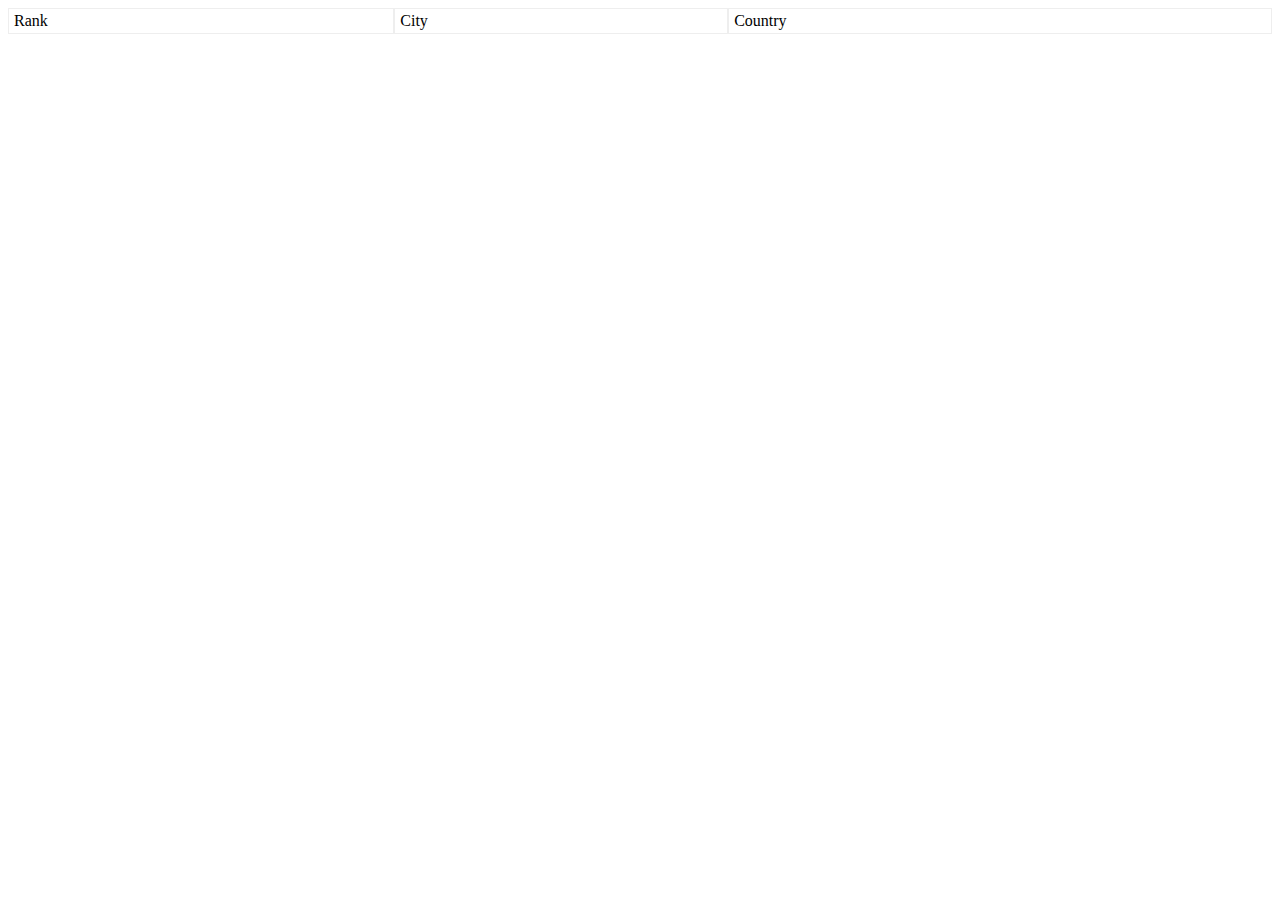
<file: Google-Sheets-JSON-Data-master/Google-Sheets-JSON-Data-master/index.html>
<html>
<head>
	<title>Google Sheet Data</title>
	<script src="https://ajax.googleapis.com/ajax/libs/jquery/1.12.4/jquery.min.js"></script>
	<link rel="stylesheet" type="text/css" href="style.css">
</head>
<body>

	<div class="container">
		<span id="heading"></span>
	</div>

	<div class="tTable">
		<div class="tBody">
			<div class="tRow">
				<div class="tCell">Rank</div>
				<div class="tCell">City</div>
				<div class="tCell">Country</div>
			</div>
		</div>
	</div>

	<script type="text/javascript" src="main.js"></script>
</body>
</html>
</file>
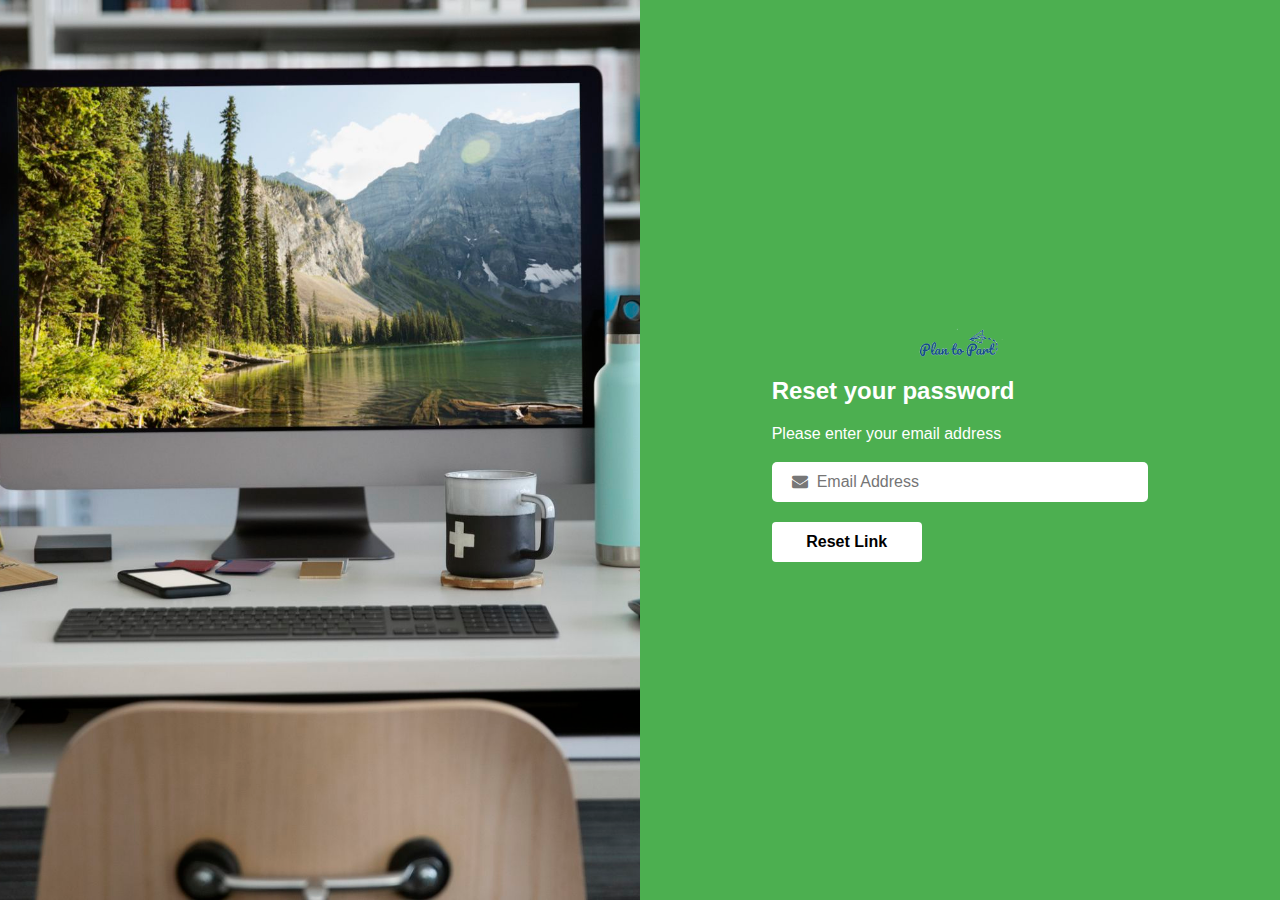
<file: Capstone_LoginPage_UI/forget.html>
<!DOCTYPE html>
<html lang="en" dir="ltr">
<head>
	<title>Forget Form</title>
	<meta charset="utf-8">
	<meta name="viewport" content="width=device-width, initial-scale=1, shrink-to-fit=no">
	<link rel="stylesheet" type="text/css" href="style.css">
	<link rel="stylesheet" href="https://stackpath.bootstrapcdn.com/bootstrap/4.3.1/css/bootstrap.min.css">
	<script src="https://code.jquery.com/jquery-3.3.1.slim.min.js"></script>
	<link href="https://stackpath.bootstrapcdn.com/font-awesome/4.7.0/css/font-awesome.min.css" rel="stylesheet">
	<link rel="shortcut icon" href="image/logo.png" type="image/x-icon"/>
</head>
<body>
	<div class="container-fluid">
		<div class="row">
			<div class="col-lg-6 col-md-6 d-none d-md-block image-container"></div>

			<div class="col-lg-6 col-md-6 form-container">
				<div class="col-lg-8 col-md-12 col-sm-9 col-xs-12 form-box">
					<div class="text-center logo mb-3">
						<img src="image/logo.png" width="150px">
					</div>
					<div class=" reset-form d-block">
						<form class="reset-password-form">
							<h4 class="mb-3">Reset your password</h4>
							<p class="mb-3 text-white">Please enter your email address</p>
							<div class="form-input">
								<span><i class="fa fa-envelope"></i></span>
								<input type="email" placeholder="Email Address" required>
							</div>
							<div class="mb-3">
								<button class="btn" type="submit"> Reset Link </button>
							</div>
						</form>
					</div>
					<div class="reset-confirmation d-none">
						<div class="mb-4">
							<h4 class="mb-3">Link was send</h4>
							<h6 class="text-white">Please check your inbox</h6>
						</div>
						<div>
							<a href="login.html">
								<button type="submit" class="btn">Login Now</button>
							</a>
						</div>
					</div>
				</div>
			</div>
		</div>
	</div>

	<script type="text/javascript">
		function PasswordReset(){
			$('form.reset-password-form').on('submit', function(e){
				e.preventDefault();
				$('.reset-form').removeClass('d-block').addClass('d-none');

				$('.reset-confirmation').addClass('d-block');
			});
		}

		window.addEventListener('load', function(){
			PasswordReset();
		})
	</script>
</body>
</html>
</file>
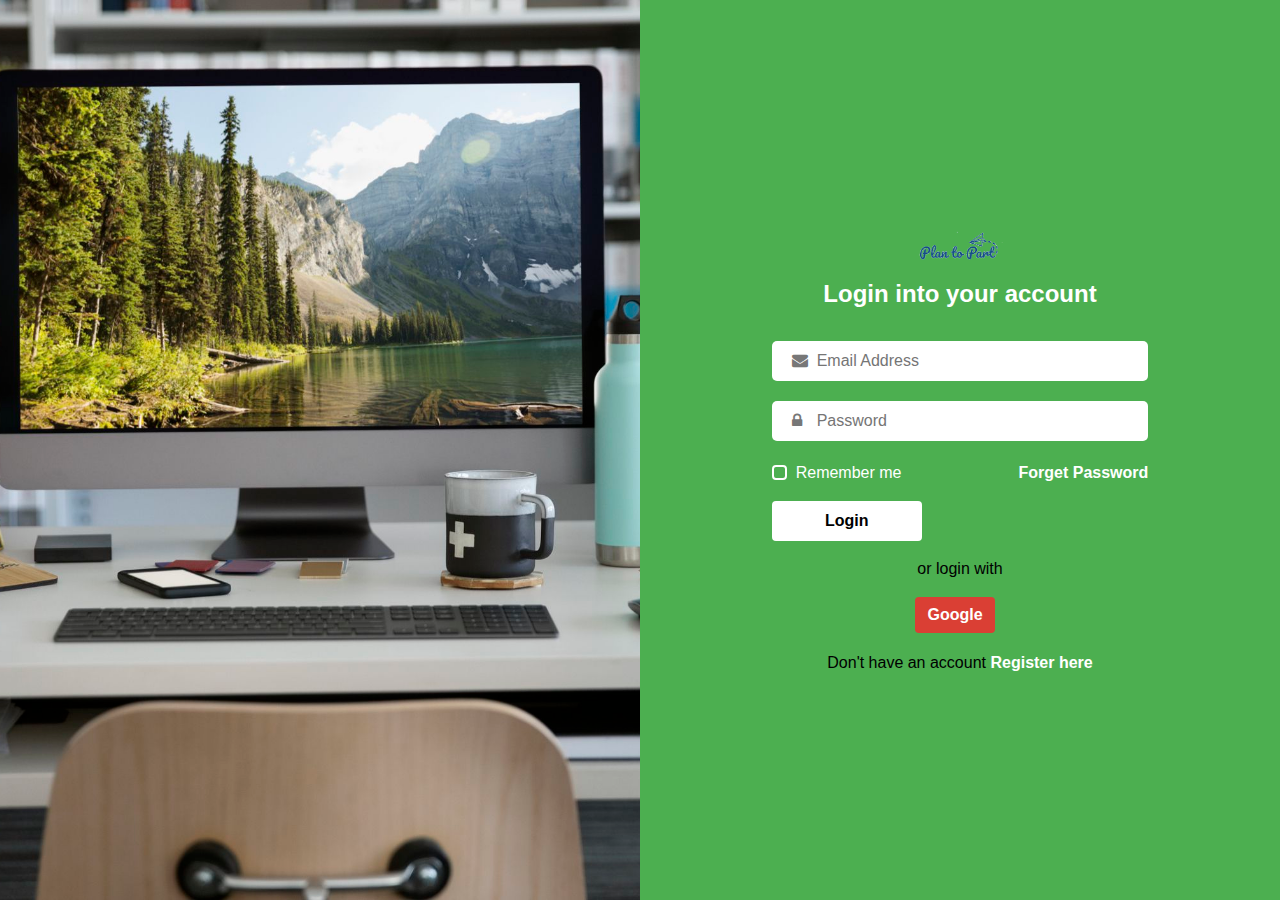
<file: Capstone_LoginPage_UI/login.html>
<!DOCTYPE html>
<html lang="en" dir="ltr">
<head>
	<meta charset="utf-8">
	<meta name="viewport" content="width=device-width, initial-scale=1, shrink-to-fit=no">
	<title>CAE Login Form</title>
	<link rel="stylesheet" type="text/css" href="style.css">
	<link rel="stylesheet" href="https://stackpath.bootstrapcdn.com/bootstrap/4.3.1/css/bootstrap.min.css">
	<script src="https://code.jquery.com/jquery-3.3.1.slim.min.js"></script>
	<link href="https://stackpath.bootstrapcdn.com/font-awesome/4.7.0/css/font-awesome.min.css" rel="stylesheet">
	<link rel="stylesheet" href="https://cdnjs.cloudflare.com/ajax/libs/font-awesome/4.7.0/css/font-awesome.min.css">
	<link rel="shortcut icon" href="image/logo.png" type="image/x-icon"/>
</head>
<body>
	<div class="container-fluid">
		<div class="row">
			<div class="col-lg-6 col-md-6 d-none d-md-block image-container"></div>

			<div class="col-lg-6 col-md-6 form-container">
				<div class="col-lg-8 col-md-12 col-sm-9 col-xs-12 form-box text-center">
					<div class="logo mb-3">
						<img src="image/logo.png" width="150px">
					</div>
					<div class="heading mb-4">
						<h4>Login into your account</h4>
					</div>
					<form>
						<div class="form-input">
							<span><i class="fa fa-envelope"></i></span>
							<input type="email" placeholder="Email Address" required>
						</div>
						<div class="form-input">
							<span><i class="fa fa-lock"></i></span>
							<input type="password" placeholder="Password" required>
						</div>
						<div class="row mb-3">
							<div class="col-6 d-flex">
								<div class="custom-control custom-checkbox">
									<input type="checkbox" class="custom-control-input" id="cb1">
									<label class="custom-control-label text-white" for="cb1">Remember me</label>
								</div>
							</div>
							<div class="col-6 text-right">
								<a href="forget.html" class="forget-link">Forget Password</a>
							</div>
						</div>
						<div class="text-left mb-3">
							<button type="submit" class="btn">Login</button>
						</div>
						<div class="text-center mb-2">
							<div class="mb-3" style="color: black">or login with</div>

							<a href="#" class="btn btn-social btn-google">Google</a>


						</div>
						<div style="color: black">Don't have an account
							<a href="register.html" class="register-link">Register here</a>
						</div>
					</form>
				</div>
			</div>
		</div>
	</div>
</body>
</html>
</file>
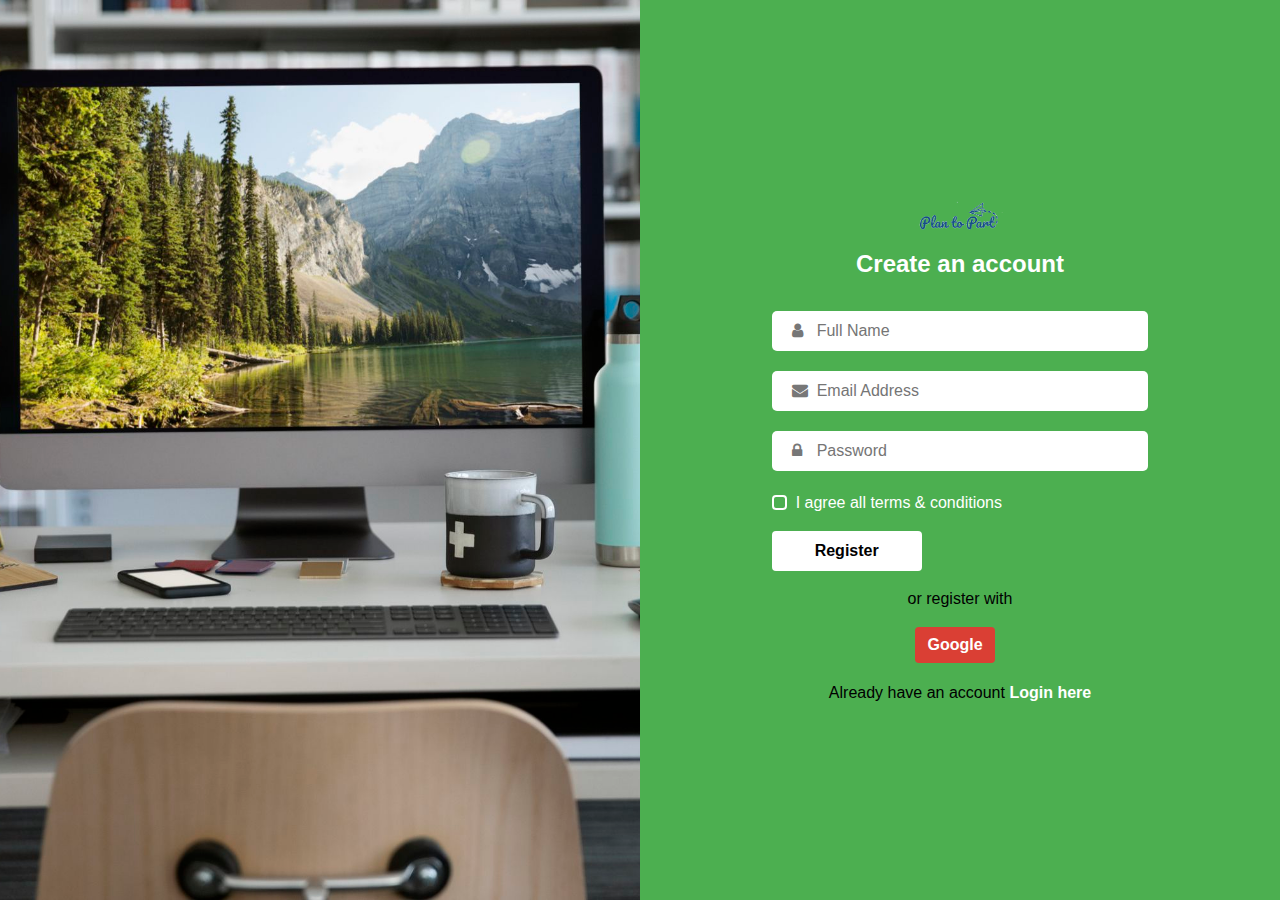
<file: Capstone_LoginPage_UI/register.html>
<!DOCTYPE html>
<html lang="en" dir="ltr">
<head>
	<title>Register Form</title>
	<meta charset="utf-8">
	<meta name="viewport" content="width=device-width, initial-scale=1, shrink-to-fit=no">
	<link rel="stylesheet" type="text/css" href="style.css">
	<link rel="stylesheet" href="https://stackpath.bootstrapcdn.com/bootstrap/4.3.1/css/bootstrap.min.css">
	<script src="https://code.jquery.com/jquery-3.3.1.slim.min.js"></script>
	<link href="https://stackpath.bootstrapcdn.com/font-awesome/4.7.0/css/font-awesome.min.css" rel="stylesheet">
	<link rel="shortcut icon" href="image/logo.png" type="image/x-icon"/>
</head>
<body>
	<div class="container-fluid">
		<div class="row">
			<div class="col-lg-6 col-md-6 d-none d-md-block image-container"></div>

			<div class="col-lg-6 col-md-6 form-container">
				<div class="col-lg-8 col-md-12 col-sm-9 col-xs-12 form-box text-center">
					<div class="logo mb-3">
						<img src="image/logo.png" width="150px">
					</div>
					<div class="heading mb-4">
						<h4>Create an account</h4>
					</div>
					<form>
						<div class="form-input">
							<span><i class="fa fa-user"></i></span>
							<input type="text" placeholder="Full Name" required>
						</div>
						<div class="form-input">
							<span><i class="fa fa-envelope"></i></span>
							<input type="email" placeholder="Email Address" required>
						</div>
						<div class="form-input">
							<span><i class="fa fa-lock"></i></span>
							<input type="password" placeholder="Password" required>
						</div>
						<div class="row mb-3">
							<div class="col-12 d-flex">
								<div class="custom-control custom-checkbox">
									<input type="checkbox" class="custom-control-input" id="cb1">
									<label class="custom-control-label text-white" for="cb1">I agree all terms & conditions</label>
								</div>
							</div>
						</div>
						<div class="text-left mb-3">
							<button type="submit" class="btn">Register</button>
						</div>
						<div class="text-center mb-2">
							<div class="mb-3" style="color: black">or register with</div>

							<a href="" class="btn btn-social btn-google">Google</a>

						</div>
						<div style="color: #000000">Already have an account
							<a href="login.html" class="login-link">Login here</a>
						</div>
					</form>
				</div>
			</div>
		</div>
	</div>
</body>
</html>
</file>
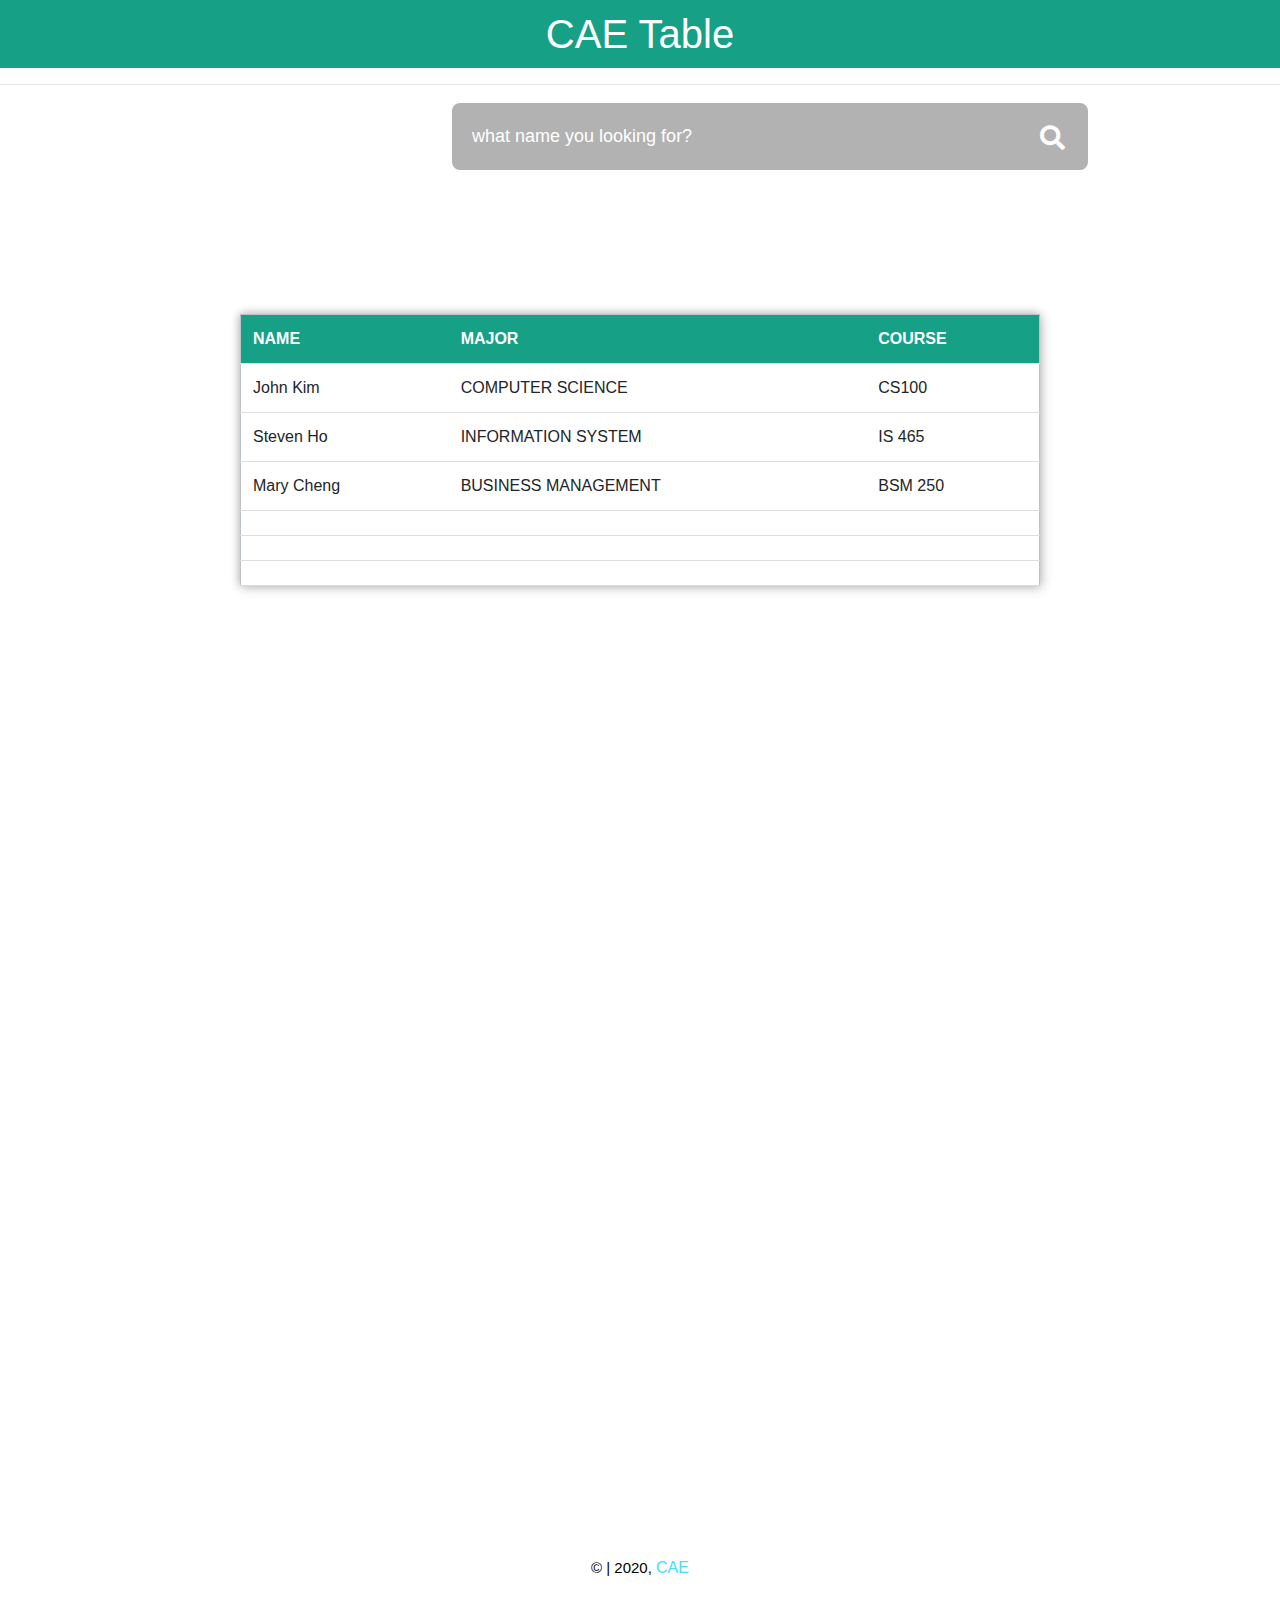
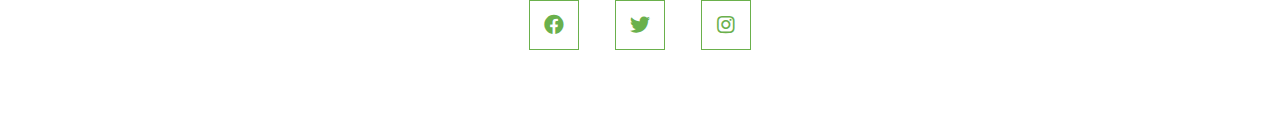
<file: Capstone_LoginPage_UI/table.html>
<!DOCTYPE html>
<html lang="en">

<head>
    <meta charset="utf-8">
    <meta name="viewport" content="width=device-width, initial-scale=1, shrink-to-fit=no">
    <title>Table</title>
    <link rel="stylesheet" type="text/css" href="tableStyle.css">
    <link rel="stylesheet" href="https://stackpath.bootstrapcdn.com/bootstrap/4.3.1/css/bootstrap.min.css">
    <script src="https://code.jquery.com/jquery-3.3.1.slim.min.js"></script>
    <link href="https://stackpath.bootstrapcdn.com/font-awesome/4.7.0/css/font-awesome.min.css" rel="stylesheet">
    <link rel="stylesheet" href="https://use.fontawesome.com/releases/v5.6.3/css/all.css">
    <link rel="stylesheet" href="https://cdnjs.cloudflare.com/ajax/libs/font-awesome/4.7.0/css/font-awesome.min.css">
    <link rel="shortcut icon" href="image/logo.png" type="image/x-icon"/>
</head>

<style>

</style>

<body>

    <h1>CAE Table</h1>
    <hr>
    <div class="wrapper">
        <div class="search_box">
            <input type="text" placeholder="what name you looking for?">
            <i class="fas fa-search"></i>
        </div>
    </div>
    <table>
        <tr id="header">
            <th>NAME </th>
            <th>MAJOR</th>
            <th>COURSE</th>

        </tr>
        <tr>
            <td>John Kim</td>
            <td>COMPUTER SCIENCE </td>
            <td> CS100 </td>


        </tr>
        <tr>
            <td> Steven Ho </td>
            <td> INFORMATION SYSTEM </td>
            <td> IS 465 </td>


        </tr>
        <tr>
            <td> Mary Cheng</td>
            <td> BUSINESS MANAGEMENT</td>
            <td> BSM 250 </td>


        </tr>
        <tr>
            <td> </td>
            <td> </td>
            <td> </td>


        </tr>
        <tr>
            <td> </td>
            <td> </td>
            <td> </td>


        </tr>
        <tr>
            <td> </td>
            <td> </td>
            <td> </td>


        </tr>

    </table>

</body>
<footer>
    <div class="inner-width">
        <div class="policy">
            <a class="bt" href="#">About Us</a>
            <a class="bt" href="#">Contact</a>
            <a class="bt" href="#">Privacy</a>
        </div>

        <div class="copyright">
            &copy; | 2020, <a href="#">CAE </a>
        </div>

        <div class="sm">
            <a href="#"><i class="fab fa-facebook-f"></i></a>
            <a href="#"><i class="fab fa-twitter"></i></a>
            <a href="#"><i class="fab fa-instagram"></i></a>
        </div>
    </div>
</footer>
</html>
</file>
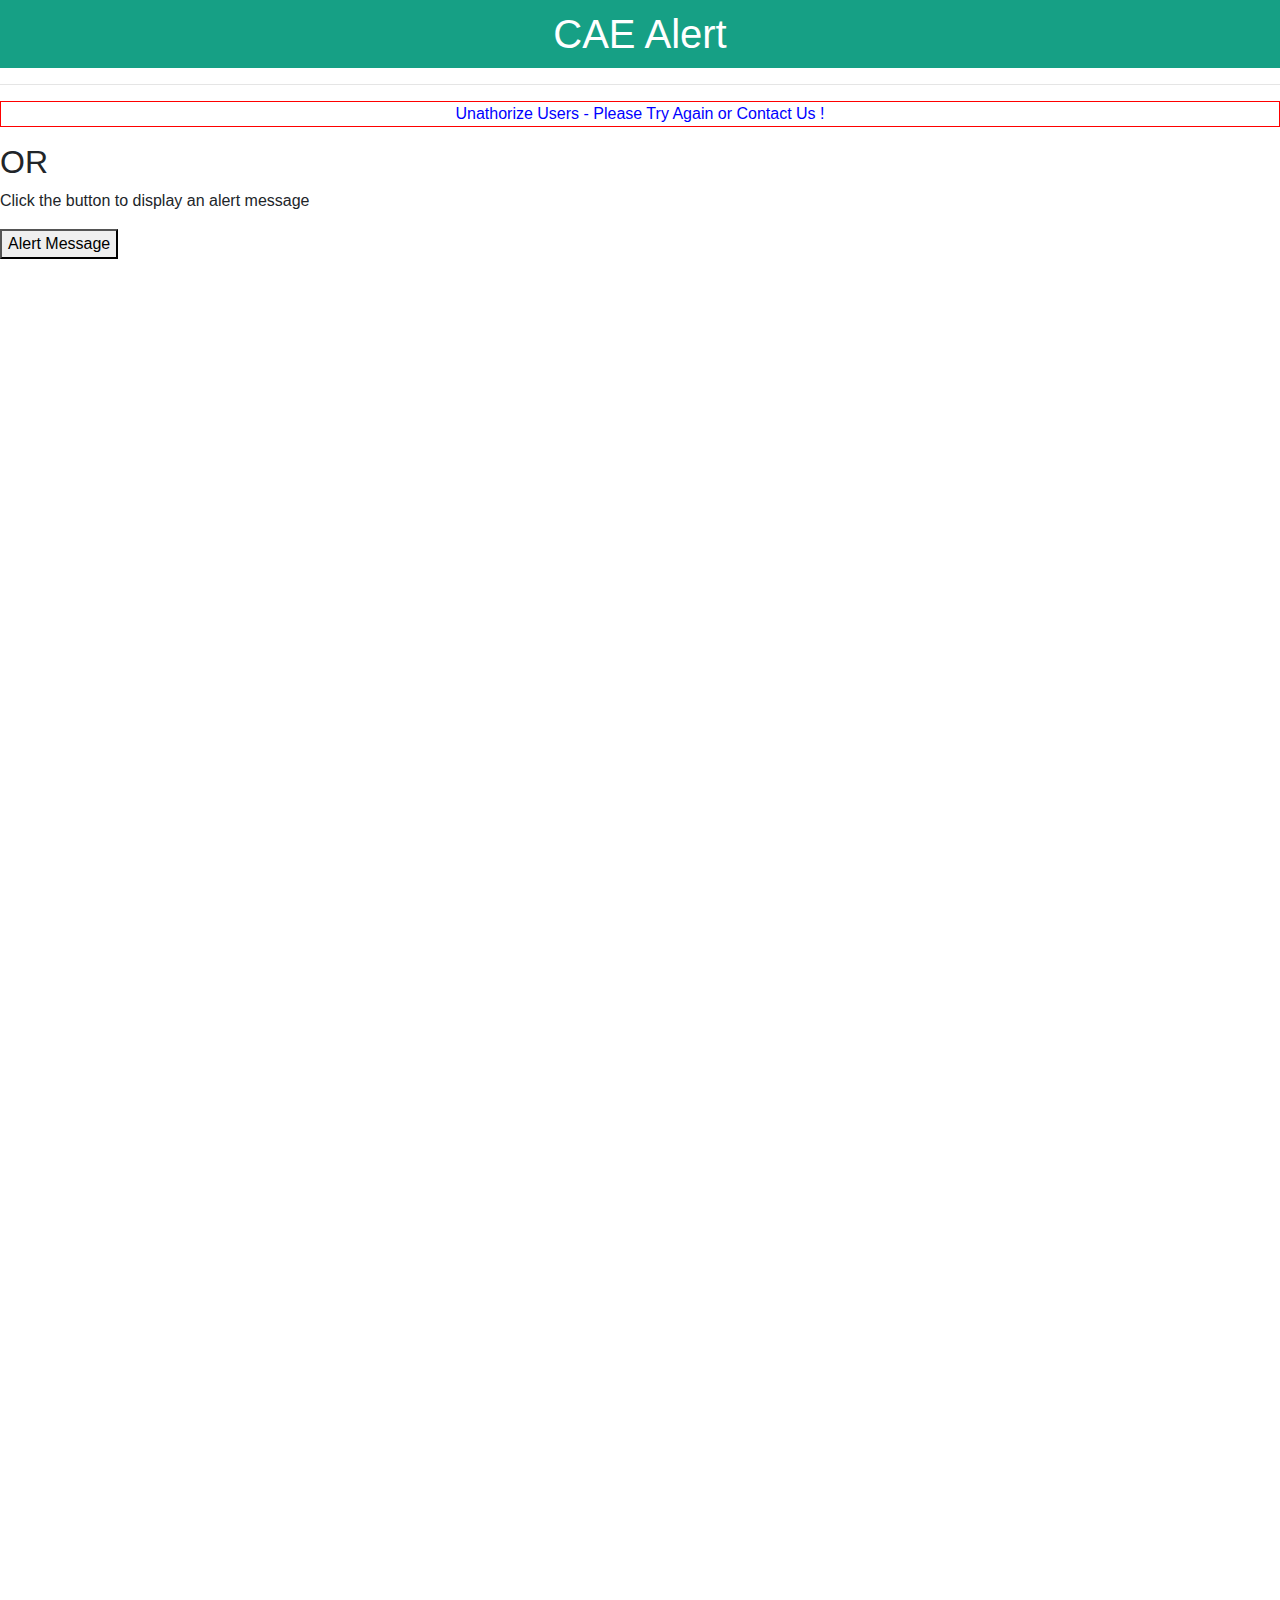
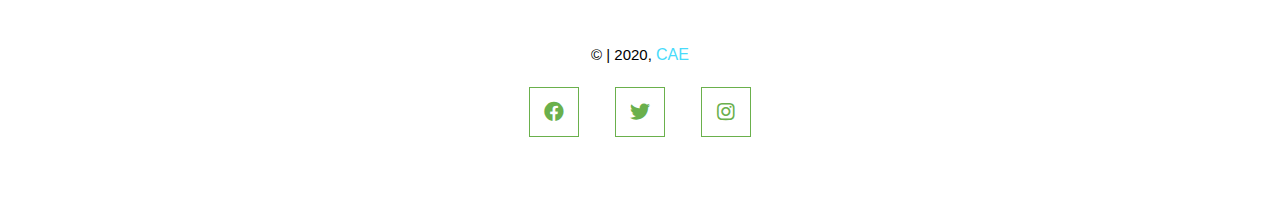
<file: Capstone_LoginPage_UI/Unathorize.html>
<!DOCTYPE html>
<html lang="en">

<head>
    <meta charset="utf-8">
    <meta name="viewport" content="width=device-width, initial-scale=1, shrink-to-fit=no">
    <title>Alert Message</title>
    <link rel="stylesheet" type="text/css" href="tableStyle.css">
    <link rel="stylesheet" href="https://stackpath.bootstrapcdn.com/bootstrap/4.3.1/css/bootstrap.min.css">
    <script src="https://code.jquery.com/jquery-3.3.1.slim.min.js"></script>
    <link href="https://stackpath.bootstrapcdn.com/font-awesome/4.7.0/css/font-awesome.min.css" rel="stylesheet">
    <link rel="stylesheet" href="https://use.fontawesome.com/releases/v5.6.3/css/all.css">
    <link rel="stylesheet" href="https://cdnjs.cloudflare.com/ajax/libs/font-awesome/4.7.0/css/font-awesome.min.css">
    <link rel="shortcut icon" href="image/logo.png" type="image/x-icon"/>
</head>

<style>

</style>

<body>

    <h1>CAE Alert </h1>
    <hr>
    <div class="msg">
        <p style="color:blue;text-align:center;border: 1px solid red;">
		Unathorize Users - Please Try Again or Contact Us !
		</p>
    </div>
	
	<h2> OR </h2>


	<p>Click the button to display an alert message</p>

	<button onclick="myFunction()">Alert Message </button>

	<script>
	function myFunction() {
	  alert("Unathorize Users! Please Try Again or Contact Us");
	}
	</script>



</body>
<footer>
    <div class="inner-width">
        <div class="policy">
            <a class="bt" href="#">About Us</a>
            <a class="bt" href="#">Contact</a>
            <a class="bt" href="#">Privacy</a>
        </div>

        <div class="copyright">
            &copy; | 2020, <a href="#">CAE </a>
        </div>

        <div class="sm">
            <a href="#"><i class="fab fa-facebook-f"></i></a>
            <a href="#"><i class="fab fa-twitter"></i></a>
            <a href="#"><i class="fab fa-instagram"></i></a>
        </div>
    </div>
</footer>
</html>
</file>
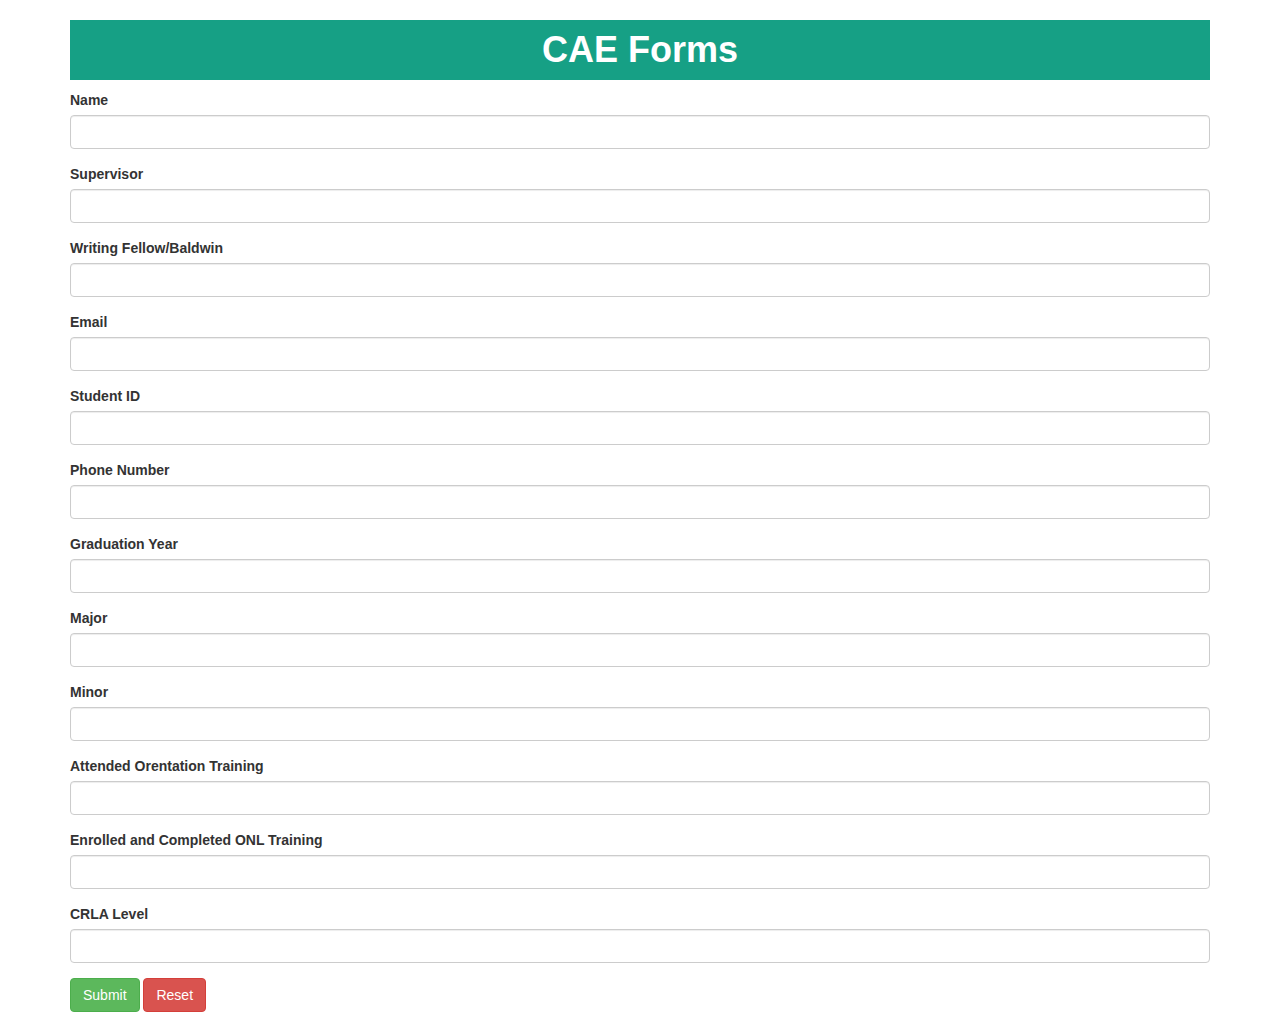
<file: Capstone_LoginPage_UI/inputFields/inputFields.html>
<html>
<head>
	<meta charset="utf-8">
	<meta name="viewport" content="width=device-width, initial-scale=1, shrink-to-fit=no">
    <title>CAE Forms</title>
	<link rel="stylesheet" href="https://maxcdn.bootstrapcdn.com/bootstrap/3.4.1/css/bootstrap.min.css">
  
	 <link rel="stylesheet" type="text/css" href="tableStyle.css">
	  <script src="https://ajax.googleapis.com/ajax/libs/jquery/3.5.1/jquery.min.js"></script>
  <script src="https://maxcdn.bootstrapcdn.com/bootstrap/3.4.1/js/bootstrap.min.js"></script>
	<link rel="shortcut icon" href="../image/logo.png" type="image/x-icon"/>
</head>
<body>
    <div class="container">
        <h1>CAE Forms</h1>
        <form action="form-process.php" method="POST">
            <div class="form-group">
                <label for="name">Name</label>
                <input type="text" name="name" id="name" class="form-control" required>
            </div>
            <div class="form-group">
                <label for="supervisor">Supervisor</label>
                <input type="text" name="supervisor" id="supervisor" class="form-control" required>
            </div>
            <div class="form-group">
                <label for="Writing Fellow/Baldwin">Writing Fellow/Baldwin</label>
                <input type="tel" name="Fellow/Baldwin" id="Fellow/Baldwin" class="form-control" required>
            </div>
            <div class="form-group">
                <label for="email">Email</label>
                <input type="email" name="email" id="email" class="form-control" required>
            </div>
            <div class="form-group">
                <label for="studentID">Student ID</label>
                <input type="text" name="studentID" id="studentID" class="form-control" required>
            </div>
			 <div class="form-group">
                <label for="phone">Phone Number</label>
                <input type="text" name="phone" id="phone" class="form-control" required>
            </div>
			 
			 <div class="form-group">
                <label for="GraduationYear">Graduation Year</label>
                <input type="text" name="GraduationYear" id="GraduationYear" class="form-control" required>
            </div>
			<div class="form-group">
                <label for="Major">Major</label>
                <input type="text" name="Major" id="Major" class="form-control" required>
            </div>
			<div class="form-group">
                <label for="Minor">Minor</label>
                <input type="text" name="Minor" id="Minor" class="form-control" required>
            </div>
			
			<div class="form-group">
                <label for="AttendedOrentation">Attended Orentation Training</label>
                <input type="text" name="AttendedOrentation" id="AttendedOrentation" class="form-control" required>
            </div>
			
			<div class="form-group">
                <label for="EnrolledCoaching">Enrolled and Completed ONL Training</label>
                <input type="text" name="EnrolledCoaching" id="EnrolledCoaching" class="form-control" required>
            </div>
			<div class="form-group">
                <label for="CRLA">CRLA Level</label>
                <input type="text" name="CRLA" id="CRLA" class="form-control" required>
            </div>
			
					
			
            <div class="form-group">
        <button class="btn btn-success" type="submit">Submit</button>
        <button class="btn btn-danger" type="reset">Reset</button>
    </div>
        </form>
    </div>
</body>

</html>
</file>
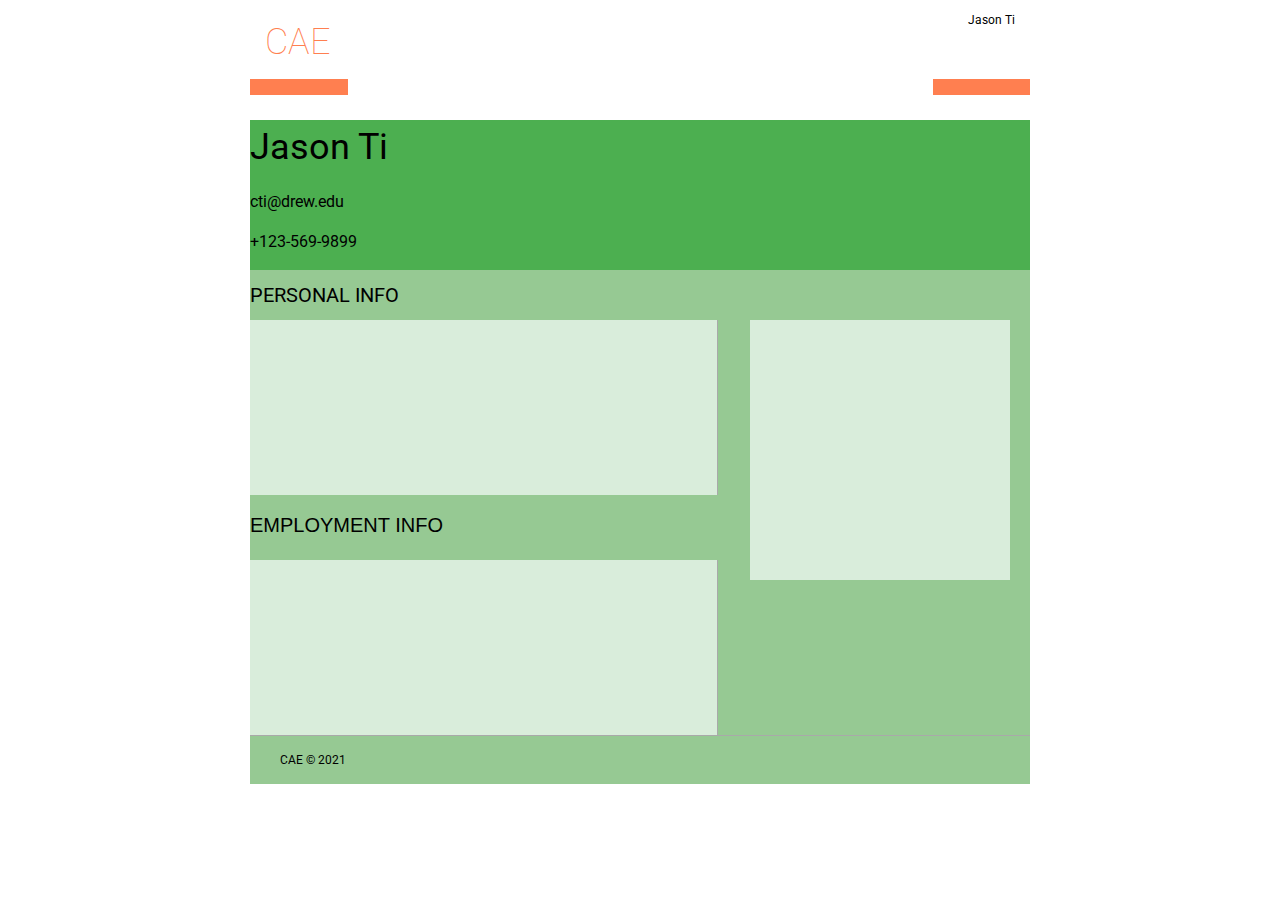
<file: Capstone_LoginPage_UI/profileDashboard/profileDashboard.html>
<!DOCTYPE html>
<html>
<title> Admin View </title>
<meta charset="UTF-8">
<meta name="viewport" content="width=device-width, initial-scale=1">
<link rel="stylesheet" href="https://www.w3schools.com/w3css/4/w3.css">
<link rel="stylesheet" href="https://fonts.googleapis.com/css?family=Roboto">
<link rel="stylesheet" href="https://cdnjs.cloudflare.com/ajax/libs/font-awesome/4.7.0/css/font-awesome.min.css">
<link href="https://stackpath.bootstrapcdn.com/font-awesome/4.7.0/css/font-awesome.min.css" rel="stylesheet">
<link rel="stylesheet" href="https://use.fontawesome.com/releases/v5.6.3/css/all.css">
<link rel="stylesheet" type="text/css" href="style.css"/>
<link rel="shortcut icon" href="image/logo.png" type="image/x-icon"/>
<style>
  table, th, td {
  border: 1px solid black;
  border-collapse: collapse;
}
html,body,h1,h2,h3,h4,h5,h6 {font-family: "Roboto", sans-serif}
</style>
<body>
<div id="container">
  <header>
    <h1>CAE </h1>
    <nav class="sublinkbox"><a href="#">Jason Ti </a></nav>
  </header>

  <nav id="mainlinkbox">
    <ul>
      <li><a href="#"> </a></li>

    </ul>

  </nav>

  <div id ="wrapper">

    <article>


    </article>


  <main id="main">
    <h1> Jason Ti</h1>
    <p> cti@drew.edu</p>
    <p> +123-569-9899 </p>

  </main>
  <h4> PERSONAL INFO </h4>
  <aside>

  </aside>
  <h4 id = "head"> EMPLOYMENT INFO </h4>
  <aside class = "info">

  </aside>


  <footer>CAE &copy; 2021</footer>
</div>
</div>
</body>
</html>
</file>
<file: Google-Sheets-JSON-Data-master/Google-Sheets-JSON-Data-master/style.css>
.tTable {
	display: table;
	width: 100%;
}

.tRow {
	display: table-row;
}

.tCell {
	border: 1px solid #eee;
	display: table-cell;
	padding: 3px 5px;
}

.tBody {
	display: table-row-group;
}
</file>
<file: Capstone_LoginPage_UI/style.css>
.image-container{
    background: url('image/bg1.jpg') center no-repeat;
    background-size: cover;
    height: 100vh;
}

.form-container{
    background-color: #4CAF50;
    display: flex;
    justify-content: center;
}

.form-box{
    display: flex;
    flex-direction: column;
    justify-content: center;
    min-height: 100vh;
}

.form-box h4{
    font-weight: bold;
    color: #fff;
}

.form-box .form-input{
    position: relative;
}

.form-box .form-input input{
    width: 100%;
    height: 40px;
    margin-bottom: 20px;
    border:none;
    border-radius: 5px;
    outline: none;
    background: white;
    padding-left: 45px;
}

.form-box .form-input span{
    position: absolute;
    top: 8px;
    padding-left: 20px;
    color: #777;
}

.form-box .form-input input::placeholder{
    padding-left: 0px;
}

.form-box .form-input input:focus,
.form-box .form-input input:valid{
    border-bottom: 2px solid #48403d;
}

.form-box input[type="checkbox"]:not(:checked) + label:before{
    background: transparent;
    border: 2px solid #fff;
    width: 15px;
    height: 15px;
}

.form-box .custom-checkbox .custom-control-input:checked ~ .custom-control-label::before{
    background-color: #48403d;
    border: 0px;
}

.forget-link, .register-link, .login-link{
    color: #fff;
    font-weight: bold;
}

.forget-link:hover, .register-link:hover, .login-link:hover{
    color: #292525;
}

.form-box button[type="submit"]{
    border: none;
    cursor: pointer;
    width: 150px;
    height: 40px;
    border-right: 5px;
    background-color: #fff;
    color: #000;
    font-weight: bold;
    transition: 0.5s;
}

.form-box button[type="submit"]:hover{
    box-shadow: 0px 9px 10px -2px rgba(0,0,0,0.55);
    -webkit-box-shadow: 0px 9px 10px -2px rgba(0,0,0,0.55);
    -moz-box-shadow: 0px 9px 10px -2px rgba(0,0,0,0.55);
}

.form-box .btn-social{
    color: #fff;
    border: 0px;
    display: inline-block;
    margin: 0px;
    margin-right: 10px;
    font-weight: bold;
    margin-bottom: 10px;
}

.form-box .btn-google{
    background: #da3f34;
}

.form-box .btn-google:hover{
    background: #bf3b31;
    color: #fff;
}
</file>
<file: Capstone_LoginPage_UI/tableStyle.css>
body {
    padding: 0px;
    margin: 0;
    font-family: Verdana, Geneva, Tahoma, sans-serif;
}

table {
    position: absolute;
    left: 50%;
    top: 50%;
    transform: translate(-50%, -50%);
    border-collapse: collapse;
    width: 800px;
    height: 200px;
    border: 1px solid #bdc3c7;
    box-shadow: 2px 2px 12px rgba(0, 0, 0, 0.2), -1px -1px 8px rgba(0, 0, 0, 0.2);
}

tr {
    transition: all .2s ease-in;
    cursor: pointer;
}

th,
td {
    padding: 12px;
    text-align: left;
    border-bottom: 1px solid #ddd;
}

#header {
    background-color: #16a085;
    color: #fff;
}

h1 {
    font-weight: 600;
    text-align: center;
    background-color: #16a085;
    color: #fff;
    padding: 10px 0px;
}

tr:hover {
    background-color: #f5f5f5;
    transform: scale(1.02);
    box-shadow: 2px 2px 12px rgba(0, 0, 0, 0.2), -1px -1px 8px rgba(0, 0, 0, 0.2);
}

@media only screen and (max-width: 768px) {
    table {
        width: 90%;
    }
}


footer {
    margin-top: 100% ;
    color: black;
    padding: 80px 0;
    text-align: center;
}

.sm a {
    display: inline-block;
    font-size: 20px;
    width: 50px;
    height: 50px;
    line-height: 50px;
    text-align: center;
    color: #6AB04C;
    margin: 0 16px;
    transition: 0.4s linear;
    position: relative;
}

.sm a::before,
.sm a:after {
    content: "";
    position: absolute;
    box-sizing: border-box;
    width: 100%;
    height: 100%;
    border: 1px solid;
    left: 0;
    top: 0;
    transition: 0.4s linear;
}

.sm a:hover {
    transform: scale(0.9);
}

.sm a:hover::before {
    border-left: 1px solid;
    border-right: 1px solid;
    transform: skewY(20deg);
}

.sm a:hover::after {
    border-top: 4px solid;
    border-bottom: 4px solid;
    transform: skewX(-20deg);
}

.copyright {
    margin-bottom: 20px;
    font-size: 15px;
}
.policy a {
    font-family: "David Libre", serif;
    font-size: 10px;
    padding: 0 3px 50px 3px;
    color: white;
}

.copyright a {
    font-size: 16px;
    color: #48dbfb;
    font-weight: 500px;
    margin-top: 10px;
}



.search_box{
    width: 50%;
    margin-left: 450px;
    position: relative;
}

.search_box input[type="text"]{
    width: 100%;
    padding: 20px;
    padding-right: 60px;
    box-sizing: border-box;
    background: rgba(0,0,0,0.3);
    border: 2px solid #fff;
    border-radius: 10px;
    font-size: 18px;
    color: #fff;
    outline: none;
}

.fa-search{
    position: absolute;
    top: 50%;
    transform: translateY(-50%);
    right: 25px;
    color: #fff;
    font-size: 25px;
}

::-webkit-input-placeholder {
    /* Chrome/Opera/Safari */
    color: #fff;
}
::-moz-placeholder {
    /* Firefox 19+ */
    color: #fff;
}
:-ms-input-placeholder {
    /* IE 10+ */
    color: #fff;
}

@media screen and (max-width: 425px){
    .search_box{
        width: 95%;
    }
}
</file>
<file: Capstone_LoginPage_UI/inputFields/tableStyle.css>
body {
    padding: 0px;
    margin: 0;
    font-family: Verdana, Geneva, Tahoma, sans-serif;
}

table {
    position: absolute;
    left: 50%;
    top: 50%;
    transform: translate(-50%, -50%);
    border-collapse: collapse;
    width: 800px;
    height: 200px;
    border: 1px solid #bdc3c7;
    box-shadow: 2px 2px 12px rgba(0, 0, 0, 0.2), -1px -1px 8px rgba(0, 0, 0, 0.2);
}

tr {
    transition: all .2s ease-in;
    cursor: pointer;
}

th,
td {
    padding: 12px;
    text-align: left;
    border-bottom: 1px solid #ddd;
}

#header {
    background-color: #16a085;
    color: #fff;
}

h1 {
    font-weight: 600;
    text-align: center;
    background-color: #16a085;
    color: #fff;
    padding: 10px 0px;
}

tr:hover {
    background-color: #f5f5f5;
    transform: scale(1.02);
    box-shadow: 2px 2px 12px rgba(0, 0, 0, 0.2), -1px -1px 8px rgba(0, 0, 0, 0.2);
}

@media only screen and (max-width: 768px) {
    table {
        width: 90%;
    }
}


footer {
    margin-top: 100% ;
    color: black;
    padding: 80px 0;
    text-align: center;
}

.sm a {
    display: inline-block;
    font-size: 20px;
    width: 50px;
    height: 50px;
    line-height: 50px;
    text-align: center;
    color: #6AB04C;
    margin: 0 16px;
    transition: 0.4s linear;
    position: relative;
}

.sm a::before,
.sm a:after {
    content: "";
    position: absolute;
    box-sizing: border-box;
    width: 100%;
    height: 100%;
    border: 1px solid;
    left: 0;
    top: 0;
    transition: 0.4s linear;
}

.sm a:hover {
    transform: scale(0.9);
}

.sm a:hover::before {
    border-left: 1px solid;
    border-right: 1px solid;
    transform: skewY(20deg);
}

.sm a:hover::after {
    border-top: 4px solid;
    border-bottom: 4px solid;
    transform: skewX(-20deg);
}

.copyright {
    margin-bottom: 20px;
    font-size: 15px;
}
.policy a {
    font-family: "David Libre", serif;
    font-size: 10px;
    padding: 0 3px 50px 3px;
    color: white;
}

.copyright a {
    font-size: 16px;
    color: #48dbfb;
    font-weight: 500px;
    margin-top: 10px;
}



.search_box{
    width: 50%;
    margin-left: 450px;
    position: relative;
}

.search_box input[type="text"]{
    width: 100%;
    padding: 20px;
    padding-right: 60px;
    box-sizing: border-box;
    background: rgba(0,0,0,0.3);
    border: 2px solid #fff;
    border-radius: 10px;
    font-size: 18px;
    color: #fff;
    outline: none;
}

.fa-search{
    position: absolute;
    top: 50%;
    transform: translateY(-50%);
    right: 25px;
    color: #fff;
    font-size: 25px;
}

::-webkit-input-placeholder {
    /* Chrome/Opera/Safari */
    color: #fff;
}
::-moz-placeholder {
    /* Firefox 19+ */
    color: #fff;
}
:-ms-input-placeholder {
    /* IE 10+ */
    color: #fff;
}

@media screen and (max-width: 425px){
    .search_box{
        width: 95%;
    }
}
</file>
<file: Capstone_LoginPage_UI/profileDashboard/style.css>
body { 
     background-color: white;
     font-family: arial;
     font-size: 12pt;
     margin: 0;
     padding: 0;     
}

#container { width: 780px;
             height: 100%;
             margin: 0 auto;

}

header { width: 100%; 
         height: 75px;
}

header h1 { margin-top: 15px;
            margin-left: 15px;
            color: coral;
            float: left;
            font-weight:100;
}

.sublinkbox { float: right;
              margin-top: 7px;
              margin-right: 15px;            
}

.sublinkbox a { font-size: 9pt;
                color: black;
                text-decoration: none;
                margin-left: 15px;
            
}

.sublinkbox a:hover { color: #ffffff; 
                      background-color: dodgerblue;
}

#mainlinkbox { width: 100%; 
               background-color: coral;
               clear: both;
}

#mainlinkbox ul { width: 75%;
                  background-color: #ffffff;
                  height: 16px;
                  margin: 0 auto;
                  padding-left: 15px;
                  list-style-type: none;
                 
}

#mainlinkbox li { float: left; 
                  margin: 0 7px; 
                 
}

#mainlinkbox a { text-decoration: none; 
                 font-size: 10pt;
                 font-weight: bold;
                 font-family: verdana;
                 letter-spacing: 1pt;
                 color: dodgerblue;
}

#mainlinkbox a:hover { color: #ffffff;
                       background-color: dodgerblue;
}

#main { margin-top: 25px;
             width: 100%;
             height: 150px;
             background-color: #4CAF50;
}


aside { border-right: 1px solid darkgray;
        width: 60%;
        float: left;
        padding: 150px 10px 25px 30px;
        font-family: arial;
        font-size: 9pt;
        color: black;
        margin-right: 20px;
        background-color: #D9EDDB;
}
.info { border-right: 1px solid darkgray;
    width: 60%;
    float: left;
    margin-right: 20px;
    padding: 150px 10px 25px 30px;
    font-family: arial;
    font-size: 9pt;
    color: black;
    margin-top: 10px;
    background-color: #D9EDDB;

}
#head {
    margin-top: 200px;
    font-family: arial;

}
aside h2 { font-family: verdana;
           font-size: 10pt;
           color: coral;
           text-transform: uppercase;    
}

article { width: 10%;
          font-family: arial;
            margin-top: 200px;
            margin-right: 20px;
          float: right;
          font-size: 9pt;
          color: black;
          padding: 130px ;
          background-color: #D9EDDB;
}
#wrapper {
    background-color: #96C993;

}

footer { clear: both;
         padding: 15px 30px;
         color: black;
         font-size: 9pt;
         border-top: 1px solid darkgray;
        }
</file>
